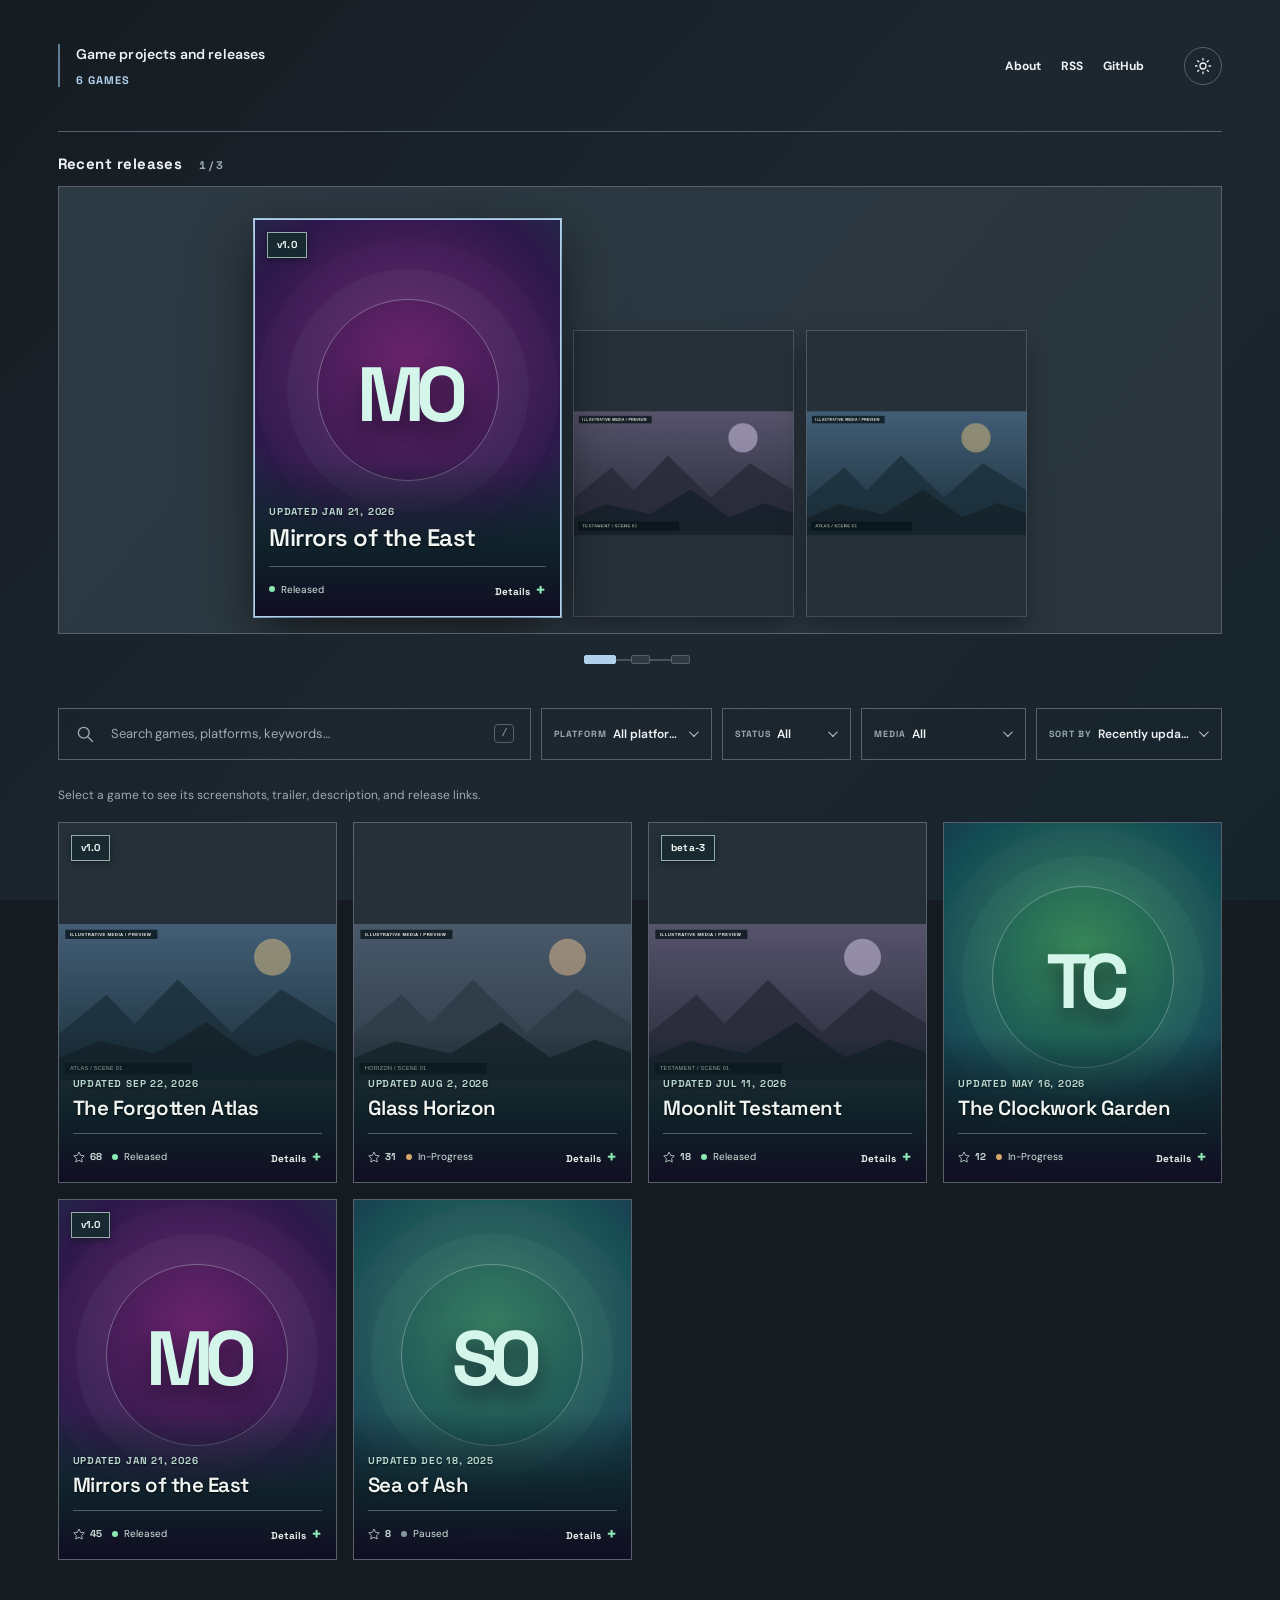
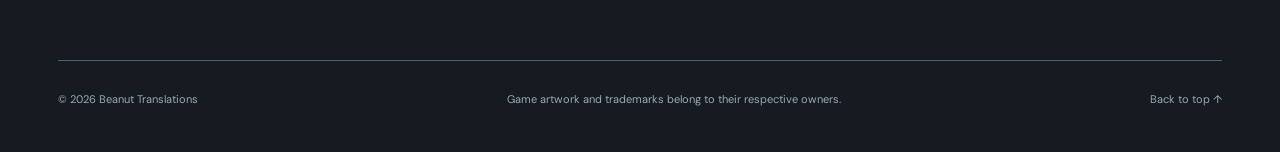
<file: site/index.html>
<!doctype html>
<html lang="en">
<head>
  <meta charset="utf-8">
  <meta name="viewport" content="width=device-width, initial-scale=1">
  <meta name="theme-color" content="#151b21">
  <!-- YouTube embeds require the site origin in the Referer request (error 153). -->
  <meta name="referrer" content="strict-origin-when-cross-origin">
  <meta name="description" content="Game projects, releases, screenshots, and videos.">
  <title>Games | Game Catalog</title>
  <link rel="icon" id="site-favicon" type="image/svg+xml" href="assets/default-icon.svg">
  <link rel="apple-touch-icon" id="site-apple-icon" href="assets/default-icon.svg">
  <link rel="alternate" type="application/rss+xml" title="Game Catalog updates" href="feed.xml">
  <link rel="stylesheet" href="styles.css">
  <script src="app.js" defer></script>
</head>
<body>
  <a href="#games" class="skip-link">Skip to Games</a>
  <div class="page-shell" id="top">
    <header class="site-header">
      <a href="#top" class="brand" title="Back to top">
        <img id="brand-logo" class="brand-logo" alt="" hidden>
        <span class="brand-copy">
          <span class="brand-tagline">Game projects and releases</span>
          <span class="brand-count" id="total-games" aria-live="polite">Loading games…</span>
        </span>
      </a>
      <div class="header-actions">
        <a id="nav-about" href="about.html">About</a>
        <a id="nav-rss" class="social-site-link" href="feed.xml" type="application/rss+xml" aria-label="RSS" title="Subscribe to updates"><span class="social-link-text">RSS</span><img class="custom-social-icon" id="rss-icon" alt="" hidden></a>
        <a id="nav-github" class="social-site-link" href="https://github.com" target="_blank" rel="noopener noreferrer" aria-label="GitHub" title="GitHub"><span class="social-link-text">GitHub</span><img class="custom-social-icon" id="github-icon" alt="" hidden></a>
        <span class="community-actions">
        <a class="community-link discord-link" id="nav-discord" hidden target="_blank" rel="noopener noreferrer" aria-label="Join our Discord server" title="Discord"><span class="social-link-text">Discord</span><img class="custom-social-icon" id="discord-icon" alt="" hidden></a>
        <a class="community-link bluesky-link" id="nav-bluesky" hidden target="_blank" rel="noopener noreferrer" aria-label="Visit our Bluesky profile" title="Bluesky"><span class="social-link-text">Bluesky</span><img class="custom-social-icon" id="bluesky-icon" alt="" hidden></a>
        <a class="support-link" id="support-link" hidden target="_blank" rel="noopener noreferrer" aria-label="Support this project"><span class="social-link-text" id="support-label">Ko-fi</span><img class="custom-social-icon" id="kofi-icon" alt="" hidden></a>
        </span>
        <button type="button" id="theme-toggle" class="theme-button" aria-label="Switch to light theme" title="Toggle light/dark mode">
          <svg viewBox="0 0 24 24" fill="none" aria-hidden="true"><circle cx="12" cy="12" r="4" stroke="currentColor" stroke-width="1.7"/><path d="M12 2v2m0 16v2M2 12h2m16 0h2M4.9 4.9l1.5 1.5m11.2 11.2 1.5 1.5M19.1 4.9l-1.5 1.5M6.4 17.6l-1.5 1.5" stroke="currentColor" stroke-width="1.7" stroke-linecap="round"/></svg>
        </button>
      </div>
    </header>

    <main>
      <section class="release-showcase" id="release-showcase" aria-label="Recently released games" hidden>
        <div class="showcase-heading">
          <div class="showcase-heading-text"><h2>Recent releases</h2><span id="showcase-position" aria-live="off"></span></div>
        </div>
        <div class="showcase-stage" id="showcase-stage" tabindex="0" role="region" aria-roledescription="carousel" aria-label="Recent releases: drag covers, click a cover, or use arrow keys to browse">
          <div class="showcase-track" id="showcase-track"></div>
        </div>
        <div class="expanded-details showcase-detail" id="showcase-detail" role="region" aria-label="Selected release details" aria-hidden="true" inert></div>
        <div class="showcase-dots" id="showcase-dots" role="group" aria-label="Drag or select a release indicator"></div>
      </section>
      <section class="library" id="games" aria-label="Game catalog">
        <div class="filters">
          <div class="search-wrap">
            <label class="search-field" for="search">
              <svg viewBox="0 0 24 24" fill="none" aria-hidden="true"><circle cx="10.5" cy="10.5" r="6.5" stroke="currentColor" stroke-width="1.6"/><path d="m16 16 5 5" stroke="currentColor" stroke-width="1.6" stroke-linecap="round"/></svg>
              <input type="search" id="search" placeholder="Search games, platforms, keywords…" autocomplete="off">
              <kbd>/</kbd>
            </label>
            <button type="button" id="clear-filters" hidden>Clear filters ×</button>
          </div>
          <div class="select-wrap" id="platform-dropdown">
            <span class="select-label" id="platform-label">Platform</span>
            <button type="button" class="dropdown-trigger" id="platform-filter" aria-labelledby="platform-label platform-value" aria-haspopup="listbox" aria-controls="platform-menu" aria-expanded="false"><span class="dropdown-value" id="platform-value">All platforms</span><span class="dropdown-chevron" aria-hidden="true"></span></button>
            <div class="dropdown-menu" id="platform-menu" role="listbox" tabindex="-1" aria-labelledby="platform-label" hidden>
              <div role="option" id="platform-option-all" data-value="all" aria-selected="true">All platforms</div>
            </div>
          </div>
          <div class="select-wrap" id="status-dropdown">
            <span class="select-label" id="status-label">Status</span>
            <button type="button" class="dropdown-trigger" id="status-filter" aria-labelledby="status-label status-value" aria-haspopup="listbox" aria-controls="status-menu" aria-expanded="false"><span class="dropdown-value" id="status-value">All</span><span class="dropdown-chevron" aria-hidden="true"></span></button>
            <div class="dropdown-menu" id="status-menu" role="listbox" tabindex="-1" aria-labelledby="status-label" hidden>
              <div role="option" id="status-option-all" data-value="all" aria-selected="true">All</div>
              <div role="option" id="status-option-released" data-value="Released" aria-selected="false">Released</div>
              <div role="option" id="status-option-paused" data-value="Paused" aria-selected="false">Paused</div>
              <div role="option" id="status-option-progress" data-value="In-Progress" aria-selected="false">In-Progress</div>
            </div>
          </div>
          <div class="select-wrap" id="media-dropdown">
            <span class="select-label" id="media-label">Media</span>
            <button type="button" class="dropdown-trigger" id="media-filter" aria-labelledby="media-label media-value" aria-haspopup="listbox" aria-controls="media-menu" aria-expanded="false"><span class="dropdown-value" id="media-value">All</span><span class="dropdown-chevron" aria-hidden="true"></span></button>
            <div class="dropdown-menu" id="media-menu" role="listbox" tabindex="-1" aria-labelledby="media-label" hidden>
              <div role="option" id="media-option-all" data-value="all" aria-selected="true">All</div>
              <div role="option" id="media-option-screenshots" data-value="screenshots" data-label="Screenshots" aria-selected="false">Screenshots only</div>
              <div role="option" id="media-option-videos" data-value="videos" data-label="Videos" aria-selected="false">Videos only</div>
              <div role="option" id="media-option-both" data-value="both" aria-selected="false">Both</div>
              <div role="option" id="media-option-none" data-value="none" aria-selected="false">None</div>
            </div>
          </div>
          <div class="select-wrap" id="sort-dropdown">
            <span class="select-label" id="sort-label">Sort by</span>
            <button type="button" class="dropdown-trigger" id="sort" aria-labelledby="sort-label sort-value" aria-haspopup="listbox" aria-controls="sort-menu" aria-expanded="false"><span class="dropdown-value" id="sort-value">Recently updated</span><span class="dropdown-chevron" aria-hidden="true"></span></button>
            <div class="dropdown-menu" id="sort-menu" role="listbox" tabindex="-1" aria-labelledby="sort-label" hidden>
              <div role="option" id="sort-option-recent" data-value="recent" aria-selected="true">Recently updated</div>
              <div role="option" id="sort-option-az" data-value="az" aria-selected="false">Title A–Z</div>
              <div role="option" id="sort-option-stars" data-value="stars" aria-selected="false">Most starred</div>
              <div role="option" id="sort-option-oldest" data-value="oldest" aria-selected="false">Least recently updated</div>
            </div>
          </div>
        </div>
        <p id="expand-hint" class="expand-hint">Select a game to see its screenshots, trailer, description, and release links.</p>
        <div id="project-grid" class="project-grid" aria-live="polite" aria-busy="true"></div>
        <div class="empty-state" id="empty-state" hidden><h2>No games found.</h2><p>Try a different search term, platform, status, or media category.</p><button id="empty-reset" type="button">Reset filters</button></div>
        <div class="more-row" id="more-row" hidden><button id="show-more" type="button">Show more games <span id="more-count"></span> ↓</button></div>
      </section>
    </main>
    <footer class="footer"><span>© <span id="footer-year"></span> <span id="footer-name">Game Catalog</span></span><span>Game artwork and trademarks belong to their respective owners.</span><a href="#top">Back to top ↑</a></footer>
  </div>
</body>
</html>
</file>
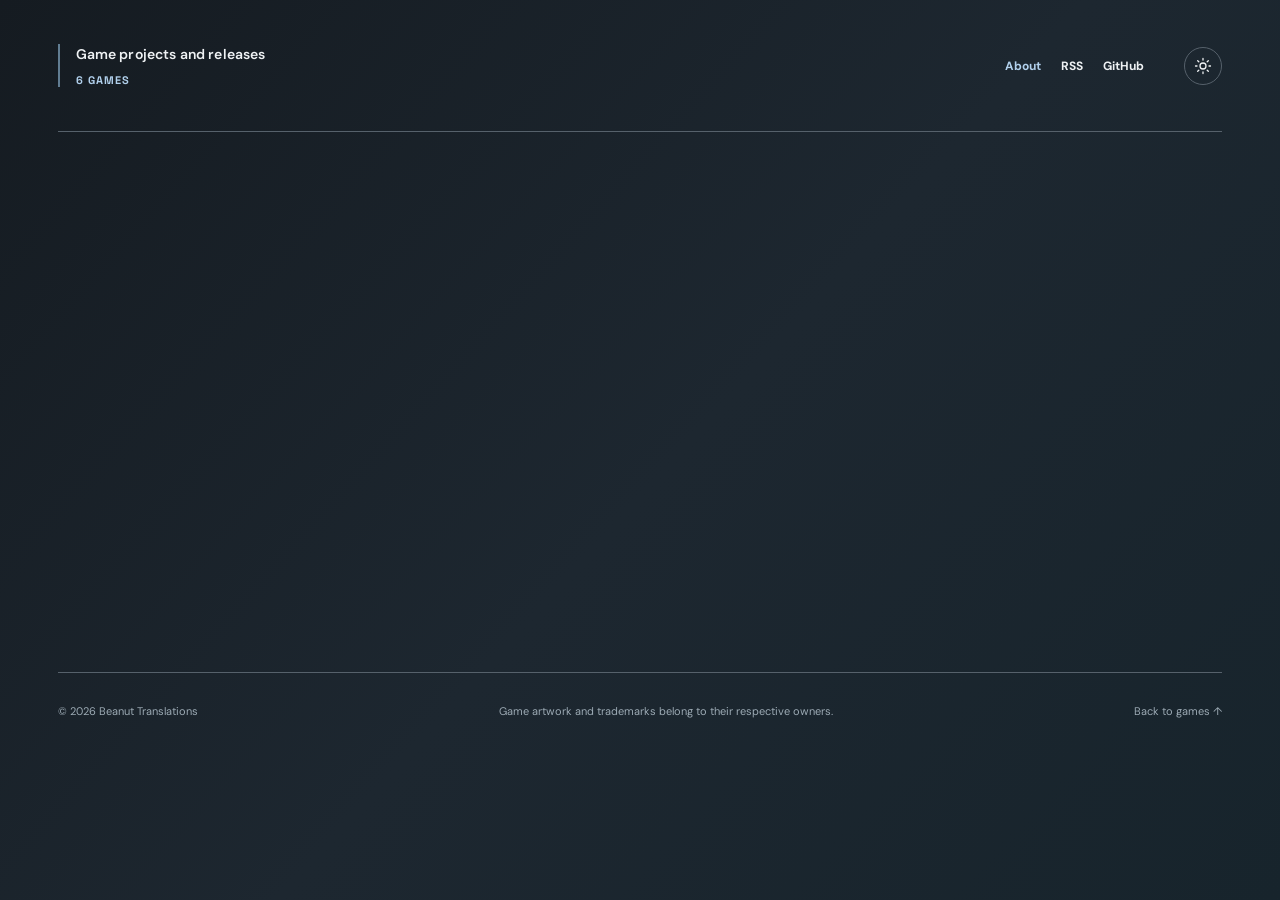
<file: site/about.html>
<!doctype html>
<html lang="en">
<head>
  <meta charset="utf-8">
  <meta name="viewport" content="width=device-width, initial-scale=1">
  <meta name="theme-color" content="#151b21">
  <meta name="description" content="About this game catalog.">
  <title>About | Game Catalog</title>
  <link rel="icon" id="site-favicon" type="image/svg+xml" href="assets/default-icon.svg">
  <link rel="apple-touch-icon" id="site-apple-icon" href="assets/default-icon.svg">
  <link rel="alternate" type="application/rss+xml" title="Game Catalog updates" href="feed.xml">
  <link rel="stylesheet" href="styles.css">
  <script src="about.js" defer></script>
</head>
<body>
  <a href="#about-content" class="skip-link">Skip to About</a>
  <div class="page-shell" id="top">
    <header class="site-header">
      <a href="index.html" class="brand" title="Back to games">
        <img id="brand-logo" class="brand-logo" alt="" hidden>
        <span class="brand-copy">
          <span class="brand-tagline">Game projects and releases</span>
          <span class="brand-count" id="total-games" aria-live="polite">Loading games…</span>
        </span>
      </a>
      <div class="header-actions">
        <a id="nav-about" href="about.html" aria-current="page">About</a>
        <a id="nav-rss" class="social-site-link" href="feed.xml" type="application/rss+xml" aria-label="RSS" title="Subscribe to updates"><span class="social-link-text">RSS</span><img class="custom-social-icon" id="rss-icon" alt="" hidden></a>
        <a id="nav-github" class="social-site-link" href="https://github.com" target="_blank" rel="noopener noreferrer" aria-label="GitHub" title="GitHub"><span class="social-link-text">GitHub</span><img class="custom-social-icon" id="github-icon" alt="" hidden></a>
        <span class="community-actions">
        <a class="community-link discord-link" id="nav-discord" hidden target="_blank" rel="noopener noreferrer" aria-label="Join our Discord server" title="Discord"><span class="social-link-text">Discord</span><img class="custom-social-icon" id="discord-icon" alt="" hidden></a>
        <a class="community-link bluesky-link" id="nav-bluesky" hidden target="_blank" rel="noopener noreferrer" aria-label="Visit our Bluesky profile" title="Bluesky"><span class="social-link-text">Bluesky</span><img class="custom-social-icon" id="bluesky-icon" alt="" hidden></a>
        <a class="support-link" id="support-link" hidden target="_blank" rel="noopener noreferrer" aria-label="Support this project"><span class="social-link-text" id="support-label">Ko-fi</span><img class="custom-social-icon" id="kofi-icon" alt="" hidden></a>
        </span>
        <button type="button" id="theme-toggle" class="theme-button" aria-label="Switch to light theme" title="Toggle light/dark mode">
          <svg viewBox="0 0 24 24" fill="none" aria-hidden="true"><circle cx="12" cy="12" r="4" stroke="currentColor" stroke-width="1.7"/><path d="M12 2v2m0 16v2M2 12h2m16 0h2M4.9 4.9l1.5 1.5m11.2 11.2 1.5 1.5M19.1 4.9l-1.5 1.5M6.4 17.6l-1.5 1.5" stroke="currentColor" stroke-width="1.7" stroke-linecap="round"/></svg>
        </button>
      </div>
    </header>

    <main id="about-content" class="about-main">
      <article class="about-content" aria-label="About this site">
        <!-- BEGIN PRIVATE ABOUT CONTENT -->
        <!-- END PRIVATE ABOUT CONTENT -->
      </article>
    </main>
    <footer class="footer"><span>© <span id="footer-year"></span> <span id="footer-name">Game Catalog</span></span><span>Game artwork and trademarks belong to their respective owners.</span><a href="index.html">Back to games ↑</a></footer>
  </div>
</body>
</html>
</file>
<file: site/styles.css>
@import url('https://fonts.googleapis.com/css2?family=DM+Sans:wght@400;500;600;700&family=Space+Grotesk:wght@400;500;600;700&display=swap');
:root {
  /* Neutral palette. A private branding repository can override this with theme.css. */
  --bg:#151b21; --surface:#20272e; --surface-2:#303942; --surface-3:#253038;
  --ink:#eff2f4; --muted:#c9d1d7; --soft:#9caab4; --line:#56616b;
  --accent:#b1d0ec; --accent-ink:#182a39; --radius:3px;
  --sticky-header-height:132px;
  --violet:#45535f; --evergreen:#617d92; --outline:#b4c4d0;
  --page-gradient:linear-gradient(132deg,#151b21 0%,#1d2730 52%,#17242c 100%);
  --panel-gradient:linear-gradient(130deg,rgba(89,115,135,.15),rgba(80,95,110,.10));
  color-scheme:dark; scroll-behavior:smooth;
}
:root[data-theme="light"] {
  --bg:#f2f5f7; --surface:#ffffff; --surface-2:#e6eaed; --surface-3:#f4f6f8;
  --ink:#26323c; --muted:#445665; --soft:#5c6879; --line:#bbcdd0;
  --accent:#2c5d7c; --accent-ink:#ffffff; color-scheme:light;
  --violet:#65717d; --evergreen:#607e91; --outline:#9bb9c2;
  --page-gradient:linear-gradient(140deg,#f6f7f8,#ebf0f4 76%,#f0f3f6);
  --panel-gradient:linear-gradient(120deg,rgba(80,105,130,.045),rgba(25,70,95,.045));
}
* {box-sizing:border-box}
html {scroll-padding-top:215px}
body {margin:0;background-color:var(--bg);background-image:var(--page-gradient);background-attachment:fixed;min-height:100vh;color:var(--ink);font-family:'DM Sans',sans-serif;font-size:14px;line-height:1.5}
a {color:inherit;text-decoration:none}
button,input,select {font:inherit}
button {cursor:pointer}
button:disabled {cursor:default}
:focus-visible {outline:2px solid var(--accent);outline-offset:4px}
::selection {background:var(--accent);color:var(--accent-ink)}
[hidden] {display:none!important}
.skip-link {position:absolute;left:16px;top:-120px;background:var(--accent);color:var(--accent-ink);padding:12px;z-index:100}
.skip-link:focus {top:8px}
.page-shell {max-width:1450px;margin:0 auto;padding:0 clamp(18px,4.5vw,70px)}
.site-header {display:flex;align-items:center;justify-content:space-between;position:sticky;top:0;z-index:80;border-bottom:1px solid var(--line);background:transparent;height:var(--sticky-header-height);gap:20px;padding:8px 0}
.brand {display:inline-flex;align-items:center;gap:14px;min-width:0;flex:0 1 auto}
.brand-logo {display:block;width:180px;height:auto;max-width:100%;flex-shrink:0}
.brand-logo[src$="default-icon.svg"] {width:52px;height:52px;object-fit:contain}
.brand-copy {display:flex;flex-direction:column;justify-content:center;align-items:flex-start;gap:9px;min-width:0;border-left:2px solid var(--evergreen);padding-left:16px}
.brand-tagline {display:block;white-space:nowrap;font:600 14px/1.45 'DM Sans',sans-serif;letter-spacing:.15px;color:var(--ink)}
.brand-count {color:var(--accent);font:700 11px/1.2 'Space Grotesk',sans-serif;letter-spacing:1px;text-transform:uppercase}
.header-actions {display:flex;align-items:center;gap:20px;font-size:12px;font-weight:700;min-width:0;max-width:100%}
.header-actions a:hover {color:var(--accent)}
/* One icon height for RSS, GitHub, Discord, Bluesky and Ko-fi.  SVG viewBox
   aspect ratios determine their natural widths; nothing is stretched or cropped. */
.community-actions {display:inline-flex;align-items:center;gap:12px;flex-shrink:1;flex-wrap:wrap;justify-content:flex-end;min-width:0;max-width:100%}
.community-link,.social-site-link,.support-link {display:inline-flex;align-items:center;justify-content:center;flex-shrink:0;min-height:28px;color:var(--ink);line-height:normal}
.community-link.is-icon,.social-site-link.is-icon,.support-link.is-icon {min-width:24px;line-height:0}
.community-link img,.social-site-link img,.support-link img {display:block;height:24px;width:auto;max-width:none;object-fit:contain}
.community-link:focus-visible,.social-site-link:focus-visible,.support-link:focus-visible {outline:2px solid var(--accent);outline-offset:4px}
.support-link {transition:filter .18s}
.support-link:hover {filter:brightness(1.08)}
.theme-button {display:grid;place-items:center;width:38px;height:38px;border:1px solid var(--line);border-radius:50%;background:transparent;color:var(--ink)}
.theme-button:hover {border-color:var(--accent)}
.theme-button svg {width:18px;height:18px}
.library {padding:8px 0 100px}
.filters {display:grid;grid-template-columns:minmax(175px,1fr) minmax(130px,171px) minmax(102px,129px) minmax(155px,165px) minmax(148px,186px);gap:10px;position:sticky;top:var(--sticky-header-height);z-index:65;padding:8px 0;background:transparent}
.search-wrap {display:flex;align-items:stretch;min-width:0;gap:7px}
.search-wrap .search-field {flex:1;min-width:0}
#clear-filters {flex-shrink:0;background:transparent;color:var(--accent);border:1px solid var(--line);padding:0 10px;font-size:11px;font-weight:700}
#clear-filters:hover {border-color:var(--accent)}
.search-field,.select-wrap {min-height:52px;border:1px solid var(--line);background:transparent;display:flex;align-items:center;gap:14px}
.search-field {padding:0 16px}
.search-field>svg {width:20px;height:20px;flex-shrink:0;color:var(--soft)}
.search-field input {width:100%;background:transparent;border:0;outline:none;color:var(--ink);font-size:13px}
.search-field input::placeholder {color:var(--soft)}
.search-field:focus-within,.select-wrap:focus-within {border-color:var(--accent)}
.search-field kbd {font-size:10px;border:1px solid var(--line);color:var(--soft);border-radius:4px;padding:1px 6px}
.select-wrap {position:relative;padding:0 12px;flex-wrap:nowrap;gap:6px;min-width:0}
.select-label {color:var(--soft);font:700 9px 'Space Grotesk',sans-serif;letter-spacing:1px;text-transform:uppercase;white-space:nowrap;flex-shrink:0}
.dropdown-trigger {display:flex;align-items:center;justify-content:space-between;gap:7px;flex:1;min-width:0;min-height:50px;padding:0;border:0;outline:0;background:transparent;color:var(--ink);font:600 12px 'DM Sans',sans-serif;cursor:pointer;text-align:left}
.dropdown-value {display:block;min-width:0;overflow:hidden;white-space:nowrap;text-overflow:ellipsis}
.dropdown-chevron {width:7px;height:7px;border-right:1.5px solid var(--muted);border-bottom:1.5px solid var(--muted);transform:rotate(45deg) translateY(-2px);flex-shrink:0;margin:0 3px 0 0}
.select-wrap:has(.dropdown-trigger:focus-visible) {outline:2px solid var(--accent);outline-offset:2px}
.select-wrap.is-open {border-color:var(--accent);z-index:25}
.select-wrap.is-open .dropdown-chevron {transform:rotate(225deg) translate(-2px,-1px)}
.dropdown-menu {position:absolute;z-index:30;left:-1px;right:-1px;top:calc(100% - 1px);margin:0;padding:4px 0;border:1px solid var(--accent);border-radius:0;background:var(--surface);color:var(--ink);outline:none;max-height:min(300px,50vh);overflow-y:auto;overscroll-behavior:contain}
.dropdown-menu[hidden] {display:none}
.dropdown-menu [role="option"] {display:block;padding:11px 12px;cursor:pointer;font:600 12px/1.4 'DM Sans',sans-serif;overflow-wrap:anywhere}
.dropdown-menu [role="option"].is-active,.dropdown-menu [role="option"]:hover {background:var(--surface-2);color:var(--ink)}
.dropdown-menu [role="option"][aria-selected="true"] {color:var(--accent);font-weight:700}
.dropdown-menu [role="option"][aria-selected="true"].is-active {background:var(--surface-2)}
.option-count {float:right;margin-left:10px;color:var(--soft);font-size:10px}
.expand-hint {margin:18px 0 18px;color:var(--soft);font-size:12px}
/* Four full-height, letter-proportioned covers on desktop. All project
   metadata remains accessible inside the expanded details panel. */
.project-grid {display:grid;grid-template-columns:repeat(4,minmax(0,1fr));gap:16px;align-items:stretch}
.project-card {position:relative;aspect-ratio:8.5 / 11;min-width:0;overflow:hidden;border:1px solid var(--line);background:var(--surface-3);transition:border-color .18s,box-shadow .18s}
.project-card:hover {border-color:var(--accent);box-shadow:0 8px 36px rgba(35,12,61,.28),0 0 0 1px rgba(140,233,180,.18)}
.project-card.is-expanded {border-color:var(--accent);box-shadow:0 0 0 1px var(--accent)}
.card-open {position:relative;display:block;height:100%;width:100%;color:inherit;background:transparent;border:0;padding:0;text-align:left;overflow:hidden}
.project-image {position:absolute;inset:0;display:grid;place-items:center;overflow:hidden;width:100%;height:100%;background:var(--surface-3);isolation:isolate}
/* Preserve the whole cover, including covers that are not letter-shaped. */
.project-image>img {width:100%;height:100%;object-fit:contain;position:absolute;inset:0;z-index:1}
.poster {position:absolute;inset:0;overflow:hidden;background:radial-gradient(circle at 44% 30%,#5a1067,#23204b 52%,#104c47 88%,#1d7349);color:#d4f5ea;width:100%;height:100%}
.poster::before {content:'';border:1px solid #c0d6da66;border-radius:50%;width:180px;height:180px;position:absolute;left:50%;top:43%;transform:translate(-50%,-50%);box-shadow:0 0 0 30px #9ee9bd0a,0 0 0 60px #8f4fa10c}
.poster::after {content:'';position:absolute;inset:0;background:repeating-linear-gradient(0deg,transparent 0 8px,#fff1 9px);opacity:.18}
.poster-glyph {position:absolute;top:44%;left:50%;transform:translate(-50%,-50%);font:700 clamp(52px,6vw,83px) 'Space Grotesk',sans-serif;letter-spacing:-9px;text-shadow:0 12px 20px #110d2299}
.poster-name {display:none}
.poster-tone-1 {background:radial-gradient(circle at 50% 35%,#6a236b,#2d184b 55%,#104341)}
.poster-tone-2 {background:radial-gradient(circle at 50% 35%,#377c61,#184f55 55%,#191b43)}
.poster-tone-3 {background:radial-gradient(circle at 50% 35%,#367d4a,#1e5042 55%,#241842)}
.poster-tone-4 {background:radial-gradient(circle at 50% 35%,#82316e,#40214f 55%,#132d3f)}
.poster-tone-5 {background:radial-gradient(circle at 50% 35%,#388758,#124d54 55%,#21183e)}
/* Platform palette is supplied by config.json at catalog build time. */
.platform-badges {display:inline-flex;flex-wrap:wrap;gap:5px;min-width:0;max-width:calc(100% - 24px)}
.platform-badge {display:inline-flex;align-items:center;justify-content:center;background:var(--platform-bg,#3b484e);color:var(--platform-fg,#fff);padding:6px 8px;font:700 10px 'Space Grotesk',sans-serif;letter-spacing:.4px;line-height:1.2;max-width:100%}
.image-platform {position:absolute;top:12px;right:12px;z-index:2;justify-content:flex-end}
.image-platform .platform-badge {box-shadow:0 2px 6px #07131588}
/* Release stage and current version share a compact stack on the cover.
   The stack keeps Alpha/Beta distinct, with a version even on stable releases. */
.release-labels {position:absolute;top:12px;left:12px;z-index:2;display:flex;
  flex-direction:column;align-items:flex-start;gap:5px;
  max-width:min(60%,calc(100% - 24px))}
.release-stage-badge,.release-version-badge {display:inline-flex;align-items:center;
  justify-content:center;padding:6px 9px;box-shadow:0 2px 6px #07131588;
  font:700 10px/1.2 'Space Grotesk',sans-serif;max-width:100%;
  overflow-wrap:anywhere;text-align:left}
.release-stage-badge {background:#4d286f;color:#fff;border:1px solid #d9bbf0;
  letter-spacing:.6px}
.release-stage-badge[data-stage="BETA"] {background:#185b45;color:#fff;border-color:#9de8bd}
.release-version-badge {background:#172a30ed;color:#f0f7f4;border:1px solid #93ada8;
  letter-spacing:.2px}

/* Compact overlay keeps card proportions while leaving the complete cover
   image underneath; the game's description is shown when expanded. */
.project-body {position:absolute;z-index:3;bottom:0;left:0;right:0;display:flex;flex-direction:column;width:100%;padding:44px 14px 14px;color:#f2f6f2;background:linear-gradient(to top,rgba(17,13,34,.98) 0%,rgba(14,33,40,.94) 45%,rgba(15,20,40,0) 100%)}
.card-kicker {font:700 10px 'Space Grotesk',sans-serif;color:#b9d8d0;letter-spacing:.8px;text-transform:uppercase;margin:0;overflow:hidden;text-overflow:ellipsis;white-space:nowrap;text-shadow:0 1px 2px rgba(0,0,0,.8)}
.project-body h2 {font:600 clamp(16px,1.6vw,22px)/1.12 'Space Grotesk',sans-serif;letter-spacing:-.45px;margin:7px 0 13px;display:-webkit-box;-webkit-box-orient:vertical;-webkit-line-clamp:3;overflow:hidden;text-shadow:0 1px 2px rgba(0,0,0,.8)}
.card-description {display:none}
.card-footer {border-top:1px solid #9acdc466;padding-top:11px;display:flex;align-items:center;justify-content:space-between;gap:6px;font-size:11px}
.card-status {display:inline-flex;gap:6px;align-items:center;color:#d2e6df;font-size:10px;white-space:nowrap}
.card-status::before {content:'';border-radius:50%;width:6px;height:6px;flex-shrink:0;background:#8fa7a1}
.card-status[data-status="Released"]::before {background:#8ce9b4}
.card-status[data-status="In-Progress"]::before {background:#d4a76d}
.card-status[data-status="Paused"]::before {background:#86979e}
.card-footer-left {display:inline-flex;align-items:center;gap:10px;min-width:0;flex-wrap:wrap}
.stars {display:inline-flex;gap:5px;align-items:center;color:#c8d9d4;font:700 10px 'Space Grotesk',sans-serif;white-space:nowrap}
.stars svg {height:12px;width:12px}
.card-action {font:700 10px 'Space Grotesk',sans-serif;white-space:nowrap;color:#e8f1e8}
.card-action span {font-size:18px;vertical-align:-1px;padding-left:2px;color:#8ce9b4}
/* This node spans the whole grid and is inserted after the clicked card's row. */
/* Expand and collapse regular card details using a content-height grid track.
   Do not use a fixed max-height: long descriptions or media lists may grow. */
.expanded-details {grid-column:1 / -1;min-width:0;display:grid;grid-template-rows:0fr;overflow:hidden;visibility:hidden;opacity:0;transform:translateY(-14px);border:1px solid transparent;background:var(--panel-gradient),var(--surface);position:relative;margin:0;box-shadow:none;transition:grid-template-rows .5s cubic-bezier(.2,.8,.2,1),margin .5s,opacity .36s,transform .5s,border-color .5s,visibility 0s linear .5s}
.expanded-details-inner {min-height:0;overflow:hidden}
.expanded-details.is-open {grid-template-rows:1fr;visibility:visible;opacity:1;transform:translateY(0);border-color:var(--accent);margin:2px 0 9px;box-shadow:0 15px 50px #02090922;transition:grid-template-rows .5s cubic-bezier(.2,.8,.2,1),margin .5s,opacity .36s,transform .5s,border-color .5s,visibility 0s}
.expanded-details::before {content:'';position:absolute;top:-9px;left:calc(var(--active-column, 1) * 0%);width:14px;height:14px;background:var(--surface);border-left:1px solid var(--accent);border-top:1px solid var(--accent);transform:rotate(45deg);display:none}
.detail-panel {display:grid;grid-template-columns:200px minmax(0,1fr);min-height:320px}
.detail-media {border-right:1px solid var(--line);padding:25px 21px 28px;min-width:0;background:linear-gradient(160deg,rgba(81,8,95,.26),rgba(25,112,76,.20)),var(--surface-3)}
.detail-media h3 {color:var(--soft);font:700 10px 'Space Grotesk',sans-serif;letter-spacing:1.9px;margin:0 0 16px;display:flex;align-items:center;justify-content:space-between}
.detail-media h3 span {color:var(--accent)}
.thumbnail-list {display:flex;flex-direction:column;gap:10px;max-height:485px;overflow-y:auto;scrollbar-width:thin;padding:1px 3px 1px 1px}
.media-thumb {display:block;width:100%;height:94px;position:relative;border:1px solid var(--line);padding:0;background:#111b2c;overflow:hidden;flex-shrink:0}
.media-thumb:hover,.media-thumb.selected {border-color:var(--accent)}
.media-thumb.selected {border-color:var(--accent)}
.media-thumb img {height:100%;width:100%;object-fit:cover;display:block}
.media-kind {position:absolute;bottom:5px;right:6px;background:#20182ddc;color:#fff;padding:2px 6px;font:700 9px 'Space Grotesk',sans-serif;letter-spacing:1px}
.play-icon {position:absolute;left:50%;top:50%;transform:translate(-50%,-50%);display:grid;place-items:center;width:37px;height:37px;border-radius:50%;background:var(--accent);color:var(--accent-ink);font-size:13px;padding-left:3px}
.no-media {color:var(--soft);font-size:12px;line-height:1.6;margin:0}
.detail-info {padding:30px clamp(22px,3vw,43px) 25px;display:flex;flex-direction:column;min-width:0}
.detail-title-row {display:flex;align-items:center;gap:15px;border-bottom:1px solid var(--line);padding-bottom:23px;flex-wrap:wrap}
.detail-platform {flex-shrink:0;max-width:100%}
.detail-platform .platform-badge {padding:8px 11px;font-size:11px;white-space:nowrap}
.detail-platform .system-select {border:1px solid transparent;cursor:pointer;font-family:'Space Grotesk',sans-serif;transition:box-shadow .12s ease,border-color .12s ease}
.detail-platform .system-select:hover {box-shadow:0 2px 9px #0005}
.detail-platform .system-select.is-active {border-color:currentColor;box-shadow:0 0 0 2px var(--accent,#80c8b5)}
.detail-platform .system-select:focus-visible {outline:2px solid var(--accent,#80c8b5);outline-offset:3px}
.detail-title-row h3 {flex:1 1 auto;min-width:0;margin:0;font:600 clamp(23px,2.7vw,36px)/1.13 'Space Grotesk',sans-serif;letter-spacing:-1.2px}
.detail-title-row h3 a:hover {color:var(--accent)}
.detail-download {display:inline-flex;align-items:center;gap:9px;margin-left:auto;max-width:100%;flex:0 0 auto}
.download-label {white-space:nowrap;flex-shrink:0;font:700 11px 'Space Grotesk',sans-serif;letter-spacing:.3px;color:var(--soft)}
.version-link,.version-missing {white-space:nowrap;display:inline-flex;align-items:center;gap:8px;font:700 11px 'Space Grotesk',sans-serif;letter-spacing:.3px}
.version-link {border:1px solid var(--line);padding:9px 12px;color:var(--accent)}
.version-link:hover {border-color:var(--accent)}
.version-missing {color:var(--soft)}
.description-eyebrow {font:700 10px 'Space Grotesk',sans-serif;letter-spacing:1.5px;color:var(--accent);margin:28px 0 12px}
.game-description {font:400 14px/1.8 'DM Sans',sans-serif;color:var(--muted);white-space:pre-line;max-width:85ch;margin:0 0 16px}
.description-source {color:var(--accent);font-size:11px;font-weight:700;margin-bottom:18px;align-self:flex-start}
.description-credit {font-size:11px;line-height:1.6;color:var(--muted);margin-bottom:18px}
.description-credit a {color:var(--accent);font-weight:700}
.detail-metadata .card-status {color:var(--muted)}
.detail-metadata {display:flex;align-items:center;gap:18px;color:var(--soft);font-size:11px;margin:12px 0 25px}
.detail-footer {display:flex;align-items:center;gap:20px;justify-content:space-between;border-top:1px solid var(--line);padding-top:19px;margin-top:auto;flex-wrap:wrap}
.detail-footer-links {display:flex;gap:21px;flex-wrap:wrap}
.detail-footer-links a {color:var(--accent);font-size:11px;font-weight:700}
.detail-footer button {border:0;background:transparent;color:var(--soft);font-size:11px;font-weight:700;padding:0}
.detail-footer button:hover {color:var(--ink)}
.media-viewer-host[hidden] {display:none}
.detail-viewer {border-bottom:1px solid var(--line);background:linear-gradient(120deg,#170e2b,#102d36 68%,#154332);padding:17px 21px 22px}
.viewer-toolbar {display:flex;justify-content:space-between;align-items:center;gap:14px;min-height:50px;margin-bottom:15px;color:#e2ece5;font:700 11px 'Space Grotesk',sans-serif;letter-spacing:.4px}
.viewer-toolbar>div {display:flex;flex-wrap:wrap;gap:12px;align-items:center;justify-content:flex-end}
.viewer-toolbar a {color:#8ce9b4;white-space:nowrap}
.viewer-source-link:not([href]) {visibility:hidden}
/* The selected region is focused programmatically; leave visible focus rings
   on its interactive buttons instead of adding a second panel outline. */
.detail-viewer:focus,.detail-viewer:focus-visible {outline:none}
.viewer-toolbar a:hover {text-decoration:underline}
.viewer-toolbar button {color:#ccd7d1;background:none;border:0;padding:0;font-size:11px}
/* A gallery owns one reserved viewing frame, sized for its tallest original
   screenshot/video aspect. Replacing media cannot collapse the frame. */
.viewer-stage {position:relative;display:grid;place-items:center;width:min(100%,1100px,calc(74vh * var(--viewer-aspect,1.77778)));aspect-ratio:var(--viewer-aspect,1.77778);max-height:74vh;min-height:220px;margin-inline:auto;overflow:hidden;background:#080b14}
.viewer-counter {margin-left:10px;color:#a9b6b1;font-weight:500;letter-spacing:0}
.viewer-nav {position:absolute;z-index:2;top:50%;transform:translateY(-50%);display:grid;place-items:center;width:44px;height:54px;padding:0;border:1px solid #6a8c8a;background:#251638e8;color:#eaf5e7;box-shadow:0 3px 16px #0008;transition:background .15s,border-color .15s}
.viewer-nav svg {width:25px;height:25px}
.viewer-nav:hover {background:#205440;border-color:var(--accent);color:#b7ffdc}
.viewer-nav:focus-visible {outline:3px solid var(--accent);outline-offset:2px}
.viewer-prev {left:12px}
.viewer-next {right:12px}
/* Absolutely position media against the actual frame size, not an intrinsic
   grid track. Otherwise max-height can shrink the frame while the image remains
   taller, and overflow:hidden cuts off the bottom of 4:3 screenshots. */
.viewer-placeholder {color:#bdcfc8;font:600 12px 'DM Sans',sans-serif;letter-spacing:.4px}
.viewer-image {position:absolute;inset:0;display:block;width:100%;height:100%;max-width:100%;max-height:100%;object-fit:scale-down;object-position:center}
.video-aspect {position:absolute;inset:0;display:grid;place-items:center;width:100%;height:100%;min-width:0;min-height:0}
.video-aspect iframe {display:block;width:100%;height:auto;max-height:100%;aspect-ratio:16 / 9;border:0;background:#000}
.empty-state {border:1px dashed var(--line);text-align:center;padding:75px 20px}
.empty-state h2 {font:600 29px 'Space Grotesk',sans-serif;margin:0}
.empty-state p {color:var(--soft)}
.empty-state button,.more-row button {border:1px solid var(--line);background:var(--surface);color:var(--ink);padding:12px 20px;font-weight:700;font-size:12px}
.empty-state button:hover,.more-row button:hover {border-color:var(--accent)}
.more-row {text-align:center;margin:34px 0 0}
.footer {border-top:1px solid var(--line);background:transparent;padding:30px 0 44px;display:flex;gap:20px;justify-content:space-between;align-items:center;color:var(--soft);font-size:11px}
.footer a:hover {color:var(--accent)}
@media(max-width:960px) {
  .project-grid {grid-template-columns:repeat(3,minmax(0,1fr));gap:15px}
  .filters {grid-template-columns:minmax(170px,1fr) minmax(125px,151px) minmax(95px,113px) minmax(135px,143px) minmax(139px,162px);gap:8px}
  .select-wrap {padding:0 9px;gap:4px}
  .select-label {font-size:8px}
  .detail-panel {grid-template-columns:172px minmax(0,1fr)}
  .detail-media {padding:22px 15px}
  .detail-info {padding:24px}
  .media-thumb {height:82px}
}
/* The header and filter surfaces have no independent gradients. On desktop,
   repaint the body's fixed background in precisely the same viewport position:
   this makes the sticky bars visually continuous with the page without letting
   scrolling cover art show through the navigation. */
@media(min-width:821px) {
  .site-header,.filters {
    background-color:var(--bg);
    background-image:var(--page-gradient);
    background-attachment:fixed;
    isolation:isolate;
  }
  /* Extend the sticky backdrop beyond the centered page shell to the full
     viewport. Otherwise the glow of hovered cards leaks past its side edges. */
  .site-header::before,.filters::before {
    content:"";position:absolute;top:0;bottom:0;
    left:calc(50% - 50vw);right:calc(50% - 50vw);
    background-color:var(--bg);background-image:var(--page-gradient);
    background-attachment:fixed;z-index:-1;pointer-events:none;
  }
}
/* Keep header links clear of the single-line tagline at narrow desktop widths. */
@media(min-width:821px) and (max-width:900px) {
  .header-actions {gap:12px}

  .brand-tagline {font-size:13px}
}
/* On tablets and phones the header and all catalog controls scroll normally. */
@media(max-width:820px) {
  html {scroll-padding-top:40px}
  .site-header {position:relative;top:auto;z-index:auto;height:auto;min-height:87px;padding:15px 0;background:transparent}
  .filters {position:static;top:auto;z-index:auto;padding:0;background:none;grid-template-columns:repeat(2,minmax(0,1fr))}
  .search-wrap {grid-column:1 / -1}
  .site-header {flex-wrap:wrap}
  .brand {width:100%;flex:1 1 100%}
  .header-actions {margin-left:auto}
}
@media(max-width:760px) {
  .project-grid {grid-template-columns:repeat(2,minmax(0,1fr));gap:14px}
  .project-body {padding:40px 12px 12px}
  .project-body h2 {font-size:18px}
  .card-status {font-size:9px}
}
@media(max-width:680px) {
  .page-shell {padding:0 19px}
  .site-header {min-height:87px;gap:12px}
  .brand {gap:12px}
  .brand-logo {width:clamp(118px,29vw,165px)}
  .brand-copy {gap:7px;padding-left:11px}
  .brand-tagline {font-size:clamp(10px,1.9vw,12px);line-height:1.4;letter-spacing:0}
  .brand-count {font-size:10px}
  .header-actions {gap:13px}

  .library {padding:15px 0 65px}
  .filters {grid-template-columns:repeat(2,minmax(0,1fr));gap:8px}
  .search-wrap {grid-column:1 / -1}
  .select-wrap {padding:0 9px;gap:4px}
  .select-label {font-size:8px}
  .dropdown-trigger {font-size:11px}
  .dropdown-value {white-space:normal;line-height:1.25;display:-webkit-box;-webkit-line-clamp:2;-webkit-box-orient:vertical}
  .detail-panel {grid-template-columns:140px minmax(0,1fr)}
  .detail-media {padding:16px 11px}
  .detail-info {padding:18px}
  .detail-title-row {gap:9px;padding-bottom:16px}
  .detail-title-row h3 {font-size:24px}
  .game-description {font-size:12px;line-height:1.8}
  .media-thumb {height:74px}
  .footer {flex-wrap:wrap}
}
@media(max-width:540px) {
  /* On phones, arrange four dropdowns in two equal rows below search. */
  .filters {grid-template-columns:repeat(2,minmax(0,1fr))}
  .search-wrap {grid-column:1 / -1}
  .select-wrap {flex-direction:column;align-items:stretch;justify-content:center;gap:1px;padding:5px 12px}
  .dropdown-trigger {min-height:30px}
  .dropdown-value {display:block;white-space:nowrap;text-overflow:ellipsis}
  .header-actions {flex-wrap:wrap;justify-content:flex-end;row-gap:9px}
  .community-actions {gap:10px}
  .project-grid {grid-template-columns:1fr}
  .project-body h2 {font-size:23px}
  .detail-panel {grid-template-columns:1fr}
  .detail-media {border-right:0;border-bottom:1px solid var(--line)}
  .thumbnail-list {flex-direction:row;max-height:none;overflow-x:auto;overflow-y:hidden;padding-bottom:4px}
  .media-thumb {height:90px;min-width:132px;width:132px}
  .detail-info {padding:23px 18px}
  .detail-title-row h3 {flex-basis:calc(100% - 85px);font-size:27px}
  .detail-title-row .detail-download,.detail-title-row .version-missing {margin-left:auto}
  .viewer-stage {max-height:60vh;min-height:175px}
  .viewer-image {max-height:100%}
  .detail-viewer {padding:13px}
  .viewer-toolbar {min-height:72px}
  .viewer-nav {width:36px;height:46px}
  .viewer-nav svg {width:21px;height:21px}
  .viewer-prev {left:4px}
  .viewer-next {right:4px}
}
@media(max-width:430px) {
  .site-header {gap:9px;padding:14px 0 12px}
  .brand {gap:9px}
  .brand {flex-wrap:wrap;row-gap:5px}
  .brand-logo {width:clamp(115px,35vw,150px)}
  .brand-copy {border-left:0;padding-left:0;gap:5px;flex:1 1 100%}
  .brand-tagline {font-size:11px;white-space:nowrap}
}
@media(max-width:375px) {
  .header-actions {gap:12px}

}
@media(prefers-reduced-motion:reduce) {* {scroll-behavior:auto!important;transition:none!important;animation:none!important}}

/* Recent releases carousel: five bottom-aligned covers on desktop, centered
   selected card when possible. The separate details drawer slides below. */
.release-showcase {padding:23px 0 17px;min-width:0}
.showcase-heading {display:flex;align-items:center;justify-content:space-between;gap:20px;margin:0 0 12px}
.showcase-heading-text {display:flex;align-items:baseline;gap:17px;min-width:0}
.showcase-heading h2 {font:700 15px/1.25 'Space Grotesk',sans-serif;letter-spacing:.45px;margin:0;color:var(--ink)}
#showcase-position {font:700 11px 'Space Grotesk',sans-serif;color:var(--soft);font-variant-numeric:tabular-nums;white-space:nowrap}
.showcase-stage {position:relative;height:clamp(360px,35vw,450px);isolation:isolate;overflow:hidden;overscroll-behavior-x:contain;touch-action:pan-y;cursor:grab;user-select:none;-webkit-user-select:none;border:1px solid var(--line);background:var(--panel-gradient),var(--surface-3)}
.showcase-stage.is-dragging {cursor:grabbing}
.showcase-stage img {-webkit-user-drag:none;user-drag:none}
.showcase-stage:focus-visible {outline-offset:-3px}
.showcase-track {position:absolute;inset:0;z-index:1;pointer-events:none}
.showcase-slide {position:absolute;top:0;left:0;width:clamp(210px,24vw,325px);aspect-ratio:8.5/11;min-width:0;transform-origin:top left;pointer-events:none;overflow:hidden;border:1px solid var(--line);background:var(--surface);box-shadow:0 18px 35px #0005;transition:transform .7s cubic-bezier(.25,.9,.25,1),opacity .35s ease;will-change:transform,opacity}
.showcase-slide.showcase-no-transition {transition:none!important}
.showcase-slide.is-active {border-color:var(--accent);box-shadow:0 18px 50px #0008,0 0 0 1px var(--accent)}
.showcase-cover {display:block;position:relative;width:100%;height:100%;border:0;padding:0;background:transparent;text-align:left;color:#f2f6f2;cursor:pointer}
.showcase-cover:focus-visible {outline:3px solid var(--accent);outline-offset:-4px}
.showcase-cover .project-image {position:absolute;inset:0}
.showcase-cover .project-body {padding:46px 14px 15px}
.showcase-cover .project-body h3 {font:600 clamp(17px,1.9vw,24px)/1.1 'Space Grotesk',sans-serif;letter-spacing:-.5px;margin:7px 0 14px;display:-webkit-box;-webkit-line-clamp:3;-webkit-box-orient:vertical;overflow:hidden;text-shadow:0 1px 2px #000c}
.showcase-cover .card-status {font-size:10px}
.showcase-cover .card-footer {border-top:1px solid #9acdc466}
/* Previews display the artwork only: no titles, dates, badges, or overlays. */
.showcase-slide:not(.is-active) .project-body,
.showcase-slide:not(.is-active) .release-labels,
.showcase-slide:not(.is-active) .image-platform {display:none}
.showcase-detail {z-index:3}
.showcase-detail.is-open {margin-top:12px}
.showcase-dots {position:relative;display:flex;align-items:center;justify-content:center;gap:0;min-height:39px;margin:0 auto;padding:9px 0 0;width:max-content;max-width:100%;touch-action:pan-y;cursor:ew-resize;user-select:none;-webkit-user-select:none}
.showcase-dots::before {content:"";position:absolute;left:20px;right:20px;top:calc(50% + 4px);height:2px;background:var(--line);opacity:.75;pointer-events:none}
.showcase-dots button {position:relative;display:grid;place-items:center;flex:0 0 auto;width:40px;height:29px;padding:0;border:0;background:transparent;touch-action:pan-y;cursor:ew-resize}
.showcase-dots button span {display:block;width:19px;height:9px;border:1px solid var(--line);background:var(--surface-2);border-radius:2px;transition:background .2s,width .2s,border-color .2s}
.showcase-dots button:hover span {border-color:var(--accent)}
.showcase-dots button.is-active span {width:32px;background:var(--accent);border-color:var(--accent)}
.showcase-dots.is-dragging, .showcase-dots.is-dragging button {cursor:grabbing}
@media(max-width:760px) {
  .release-showcase {padding:15px 0 5px}
  .showcase-stage {height:clamp(280px,65vw,355px)}
  .showcase-slide {width:clamp(175px,48vw,225px)}
}
@media(max-width:420px) {
  .showcase-heading {gap:9px}
  .showcase-heading h2 {font-size:13px}
  .showcase-heading-text {gap:8px}
  .showcase-stage {height:288px}
}
@media(prefers-reduced-motion:reduce) {
  .showcase-slide,.showcase-dots button span,.showcase-detail,.expanded-details {transition:none!important}
}

/* About page renders private about.md as a static, accessible HTML article. */
#nav-about[aria-current="page"] {color:var(--accent)}
.about-main {min-height:60vh;padding:44px 0 85px}
.about-content {max-width:900px;color:var(--ink);font-size:15px;line-height:1.8;overflow-wrap:anywhere}
.about-content > :first-child {margin-top:0}
.about-content h1,.about-content h2,.about-content h3,.about-content h4 {font-family:'Space Grotesk',sans-serif;line-height:1.3;letter-spacing:-.02em;color:var(--ink);margin:1.55em 0 .6em}
.about-content h1 {font-size:clamp(28px,4vw,40px)}
.about-content h2 {font-size:clamp(22px,3vw,30px)}
.about-content h3 {font-size:20px}
.about-content h4 {font-size:17px}
.about-content p,.about-content ul,.about-content ol,.about-content blockquote,.about-content pre,.about-content table {margin:0 0 1.3em}
.about-content ul,.about-content ol {padding-left:1.65em}
.about-content li {padding-left:.2em;margin:.25em 0}
.about-content li > ul,.about-content li > ol {margin:.3em 0}
.about-content a {color:var(--accent);text-decoration:underline;text-underline-offset:3px}
.about-content a:hover {color:var(--ink)}
.about-content img {display:block;max-width:100%;height:auto;margin:20px 0}
.about-content code {padding:2px 5px;border:1px solid var(--line);border-radius:3px;background:var(--surface);font-size:.88em}
.about-content pre {padding:17px 19px;border:1px solid var(--line);border-radius:4px;background:var(--surface);overflow-x:auto;line-height:1.6}
.about-content pre code {padding:0;border:0;background:transparent;font-size:13px}
.about-content blockquote {padding:3px 18px;border-left:3px solid var(--accent);color:var(--muted)}
.about-content blockquote > :last-child {margin-bottom:0}
.about-content hr {border:0;border-top:1px solid var(--line);margin:30px 0}
.about-content table {display:block;max-width:100%;overflow-x:auto;border-collapse:collapse}
.about-content th,.about-content td {border:1px solid var(--line);padding:9px 13px;text-align:left}
.about-content th {background:var(--surface);font-weight:700}
.about-content input[type="checkbox"] {accent-color:var(--accent)}
@media(max-width:680px) {.about-main {padding:25px 0 58px}.about-content {font-size:14px}}

/* Theme-specific refinements keep the supplied green / purple artwork legible. */
:root[data-theme="light"] .detail-media {background:linear-gradient(160deg,rgba(105,9,112,.08),rgba(24,122,73,.10)),var(--surface-3)}
:root[data-theme="light"] .project-card:hover {box-shadow:0 8px 26px rgba(61,26,76,.17)}
:root[data-theme="light"] .project-body {color:#f0f8f5}
@media(max-width:680px) {body {background-attachment:scroll}}

[hidden] {display:none!important}
</file>
